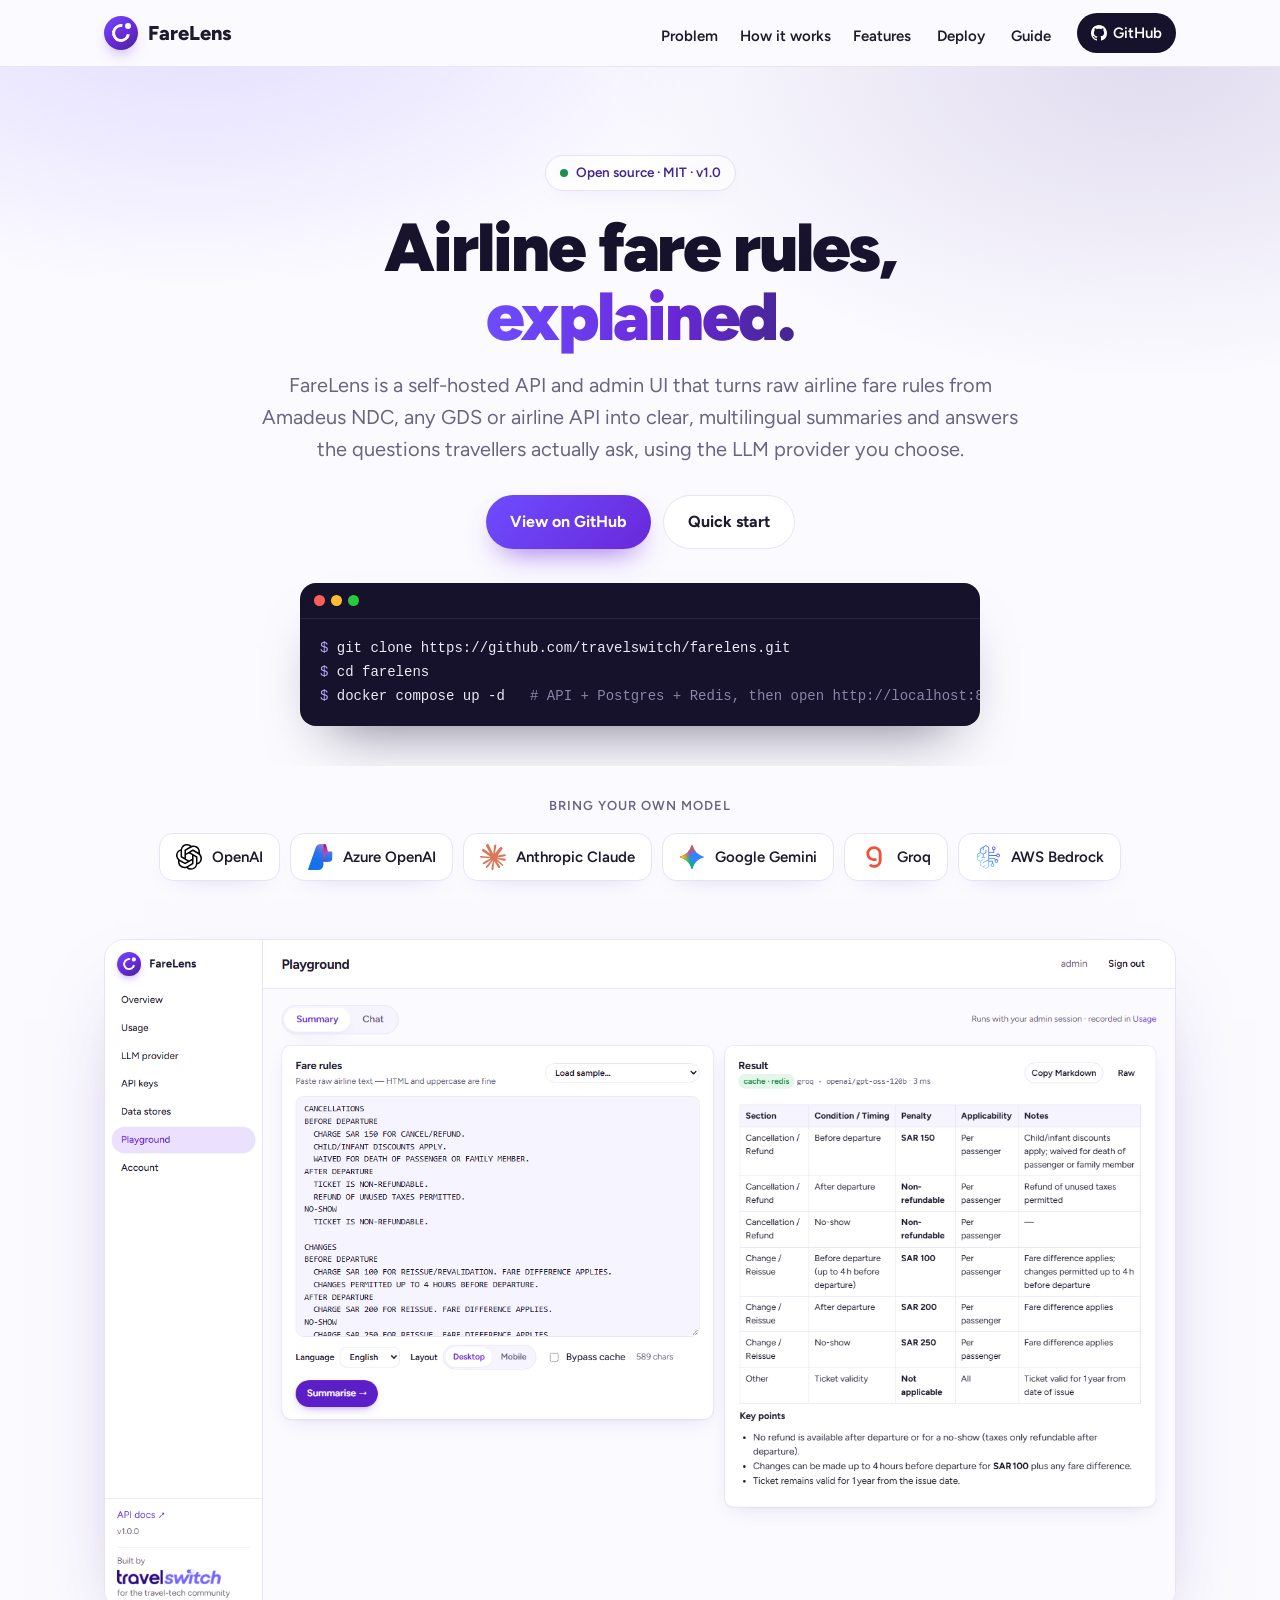
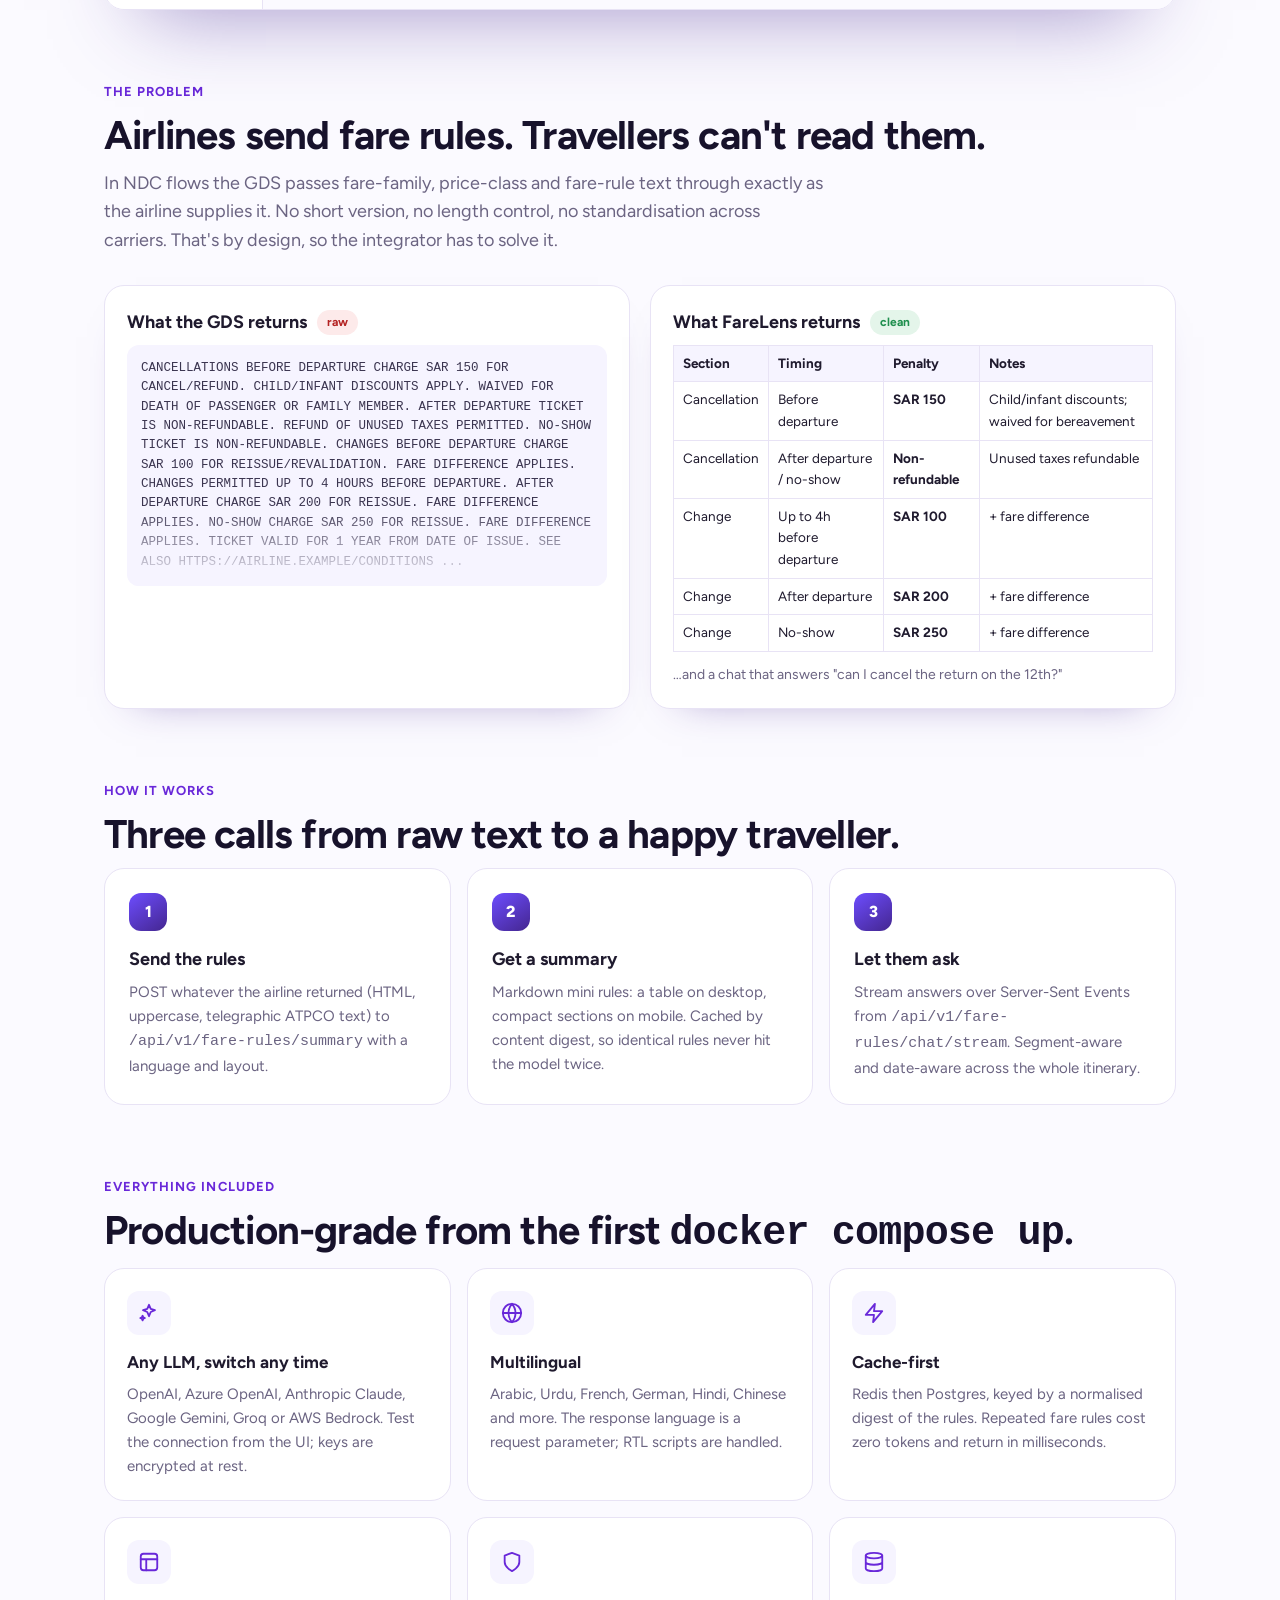
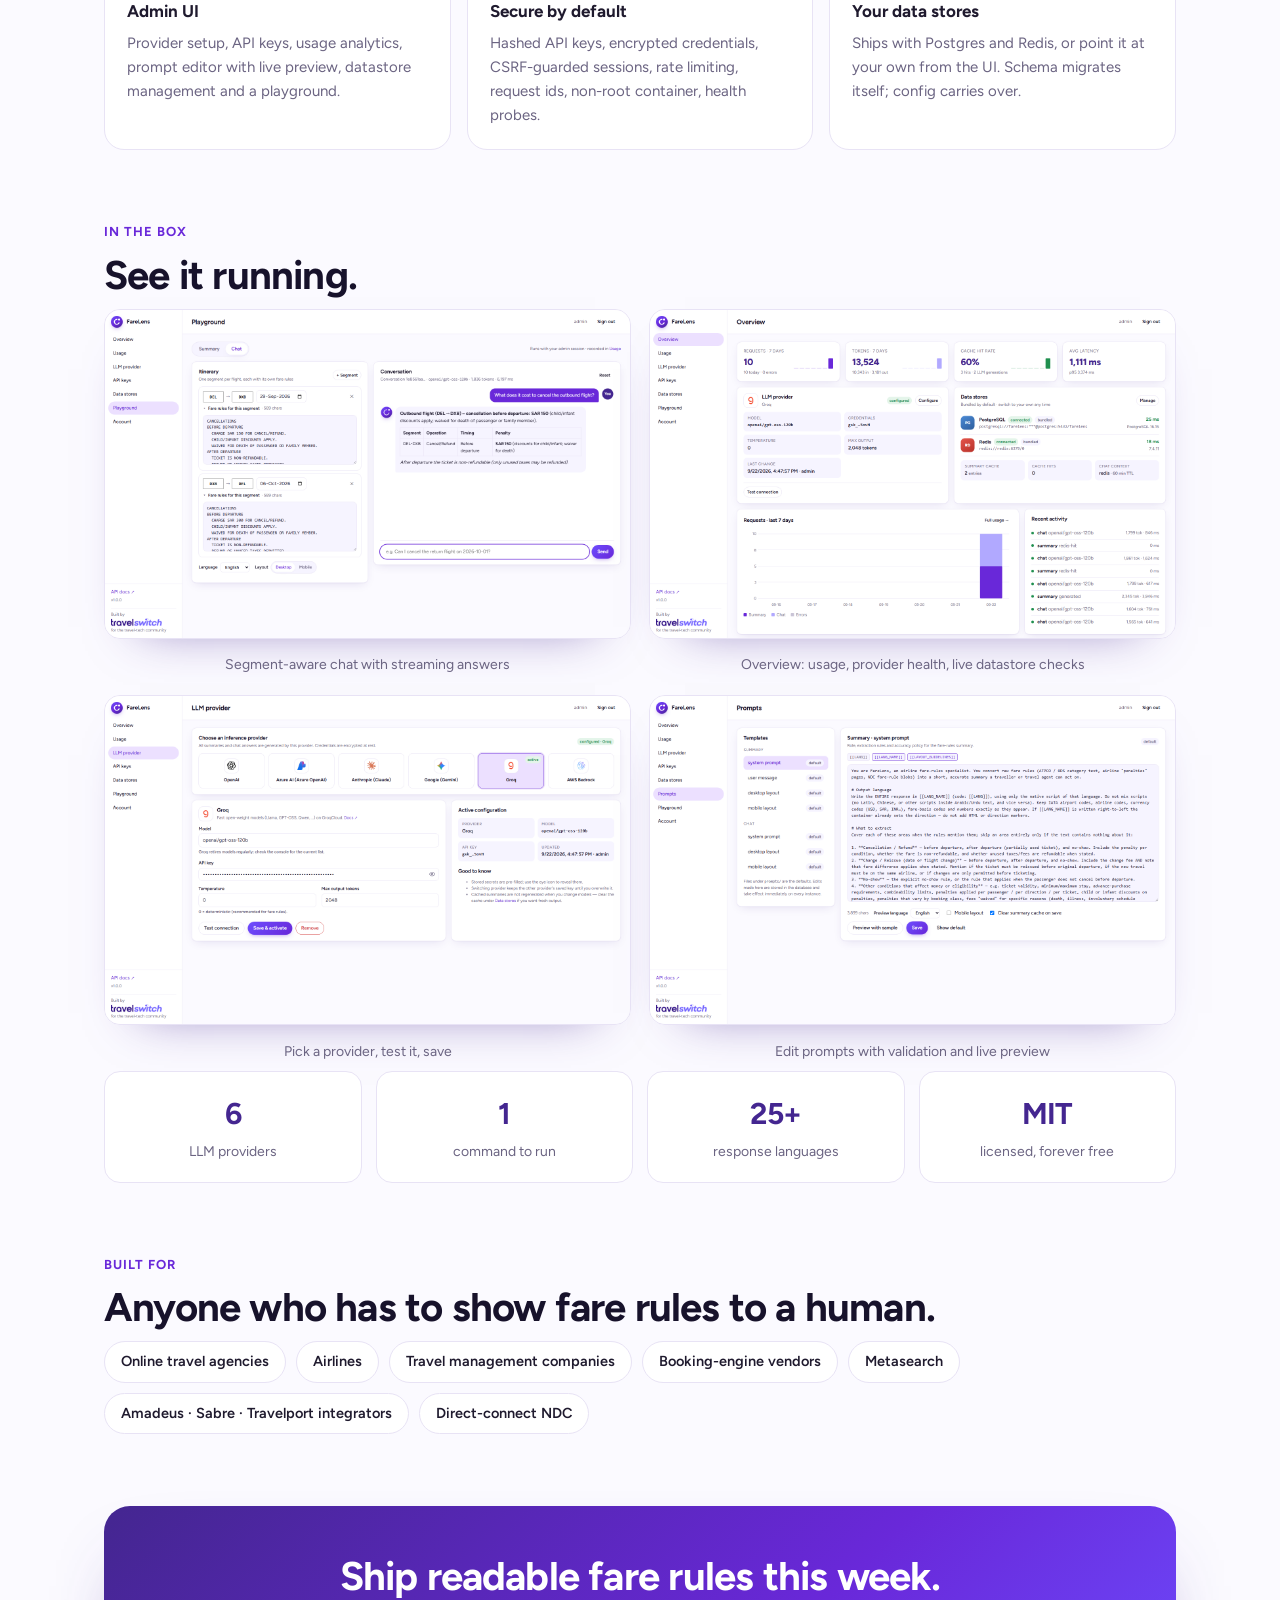
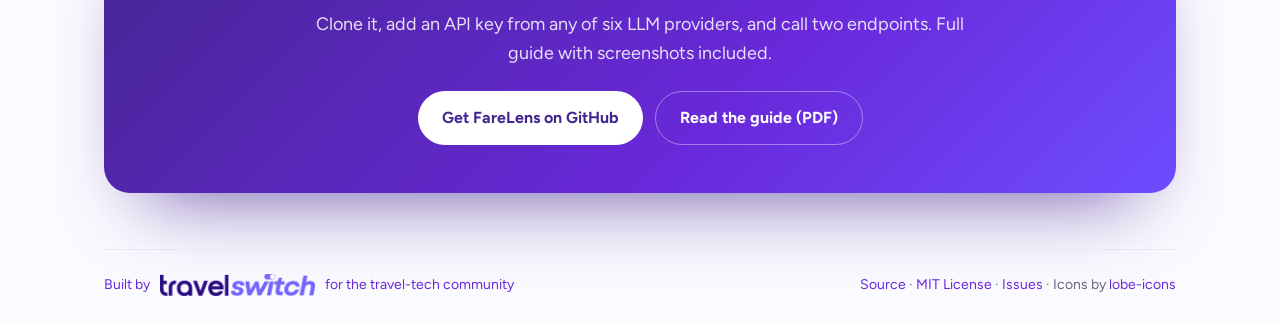
<file: docs/index.html>
<!doctype html>
<html lang="en">
<head>
  <meta charset="utf-8" />
  <meta name="viewport" content="width=device-width, initial-scale=1" />
  <title>FareLens – Open-source airline fare rules summariser &amp; chat API (Amadeus NDC, GDS)</title>
  <meta name="description" content="FareLens is a free, open-source, self-hosted API and admin UI that turns raw airline fare rules (Amadeus NDC, GDS, EDIFACT, airline APIs) into traveller-friendly summaries and answers cancellation, change and no-show questions using your own LLM: OpenAI, Azure OpenAI, Anthropic Claude, Google Gemini, Groq or AWS Bedrock. One docker compose up." />
  <meta name="keywords" content="airline fare rules, fare rules API, fare rules summary, fare rules chat, NDC fare family description, Amadeus NDC, GDS, EDIFACT, ATPCO, cancellation penalty, change fee, no-show, refund rules, OTA, travel tech, travel technology, open source, self-hosted, LLM, FastAPI, OpenAI, Azure OpenAI, Anthropic Claude, Google Gemini, Groq, AWS Bedrock, docker compose, TravelSwitch" />
  <meta name="author" content="TravelSwitch" />
  <meta name="robots" content="index, follow, max-image-preview:large" />
  <link rel="canonical" href="https://travelswitch.github.io/farelens/" />
  <meta name="theme-color" content="#6928d9" />
  <meta property="og:type" content="website" />
  <meta property="og:site_name" content="FareLens" />
  <meta property="og:title" content="FareLens – Airline fare rules, explained. Open-source fare-rules summariser &amp; chat API" />
  <meta property="og:description" content="Turn raw airline fare rules from Amadeus NDC or any GDS into clear, multilingual summaries and Q&amp;A with your own LLM. Self-hosted, MIT licensed, one command to run." />
  <meta property="og:url" content="https://travelswitch.github.io/farelens/" />
  <meta property="og:image" content="https://raw.githubusercontent.com/travelswitch/farelens/main/docs/screenshots/05-playground-summary.png" />
  <meta property="og:image:width" content="1600" />
  <meta property="og:image:height" content="1000" />
  <meta property="og:image:alt" content="FareLens playground showing a fare-rules summary table" />
  <meta property="og:locale" content="en_US" />
  <meta name="twitter:card" content="summary_large_image" />
  <meta name="twitter:title" content="FareLens – Open-source airline fare rules summariser &amp; chat API" />
  <meta name="twitter:description" content="Clear, multilingual fare-rule summaries and Q&amp;A from raw Amadeus NDC / GDS text, using OpenAI, Claude, Gemini, Groq, Azure or Bedrock. Self-hosted, MIT." />
  <meta name="twitter:image" content="https://raw.githubusercontent.com/travelswitch/farelens/main/docs/screenshots/05-playground-summary.png" />
  <link rel="icon" href="data:image/svg+xml,%3Csvg xmlns='http://www.w3.org/2000/svg' viewBox='0 0 32 32'%3E%3Cdefs%3E%3ClinearGradient id='g' x1='0' y1='0' x2='1' y2='1'%3E%3Cstop offset='0' stop-color='%236d4dff'/%3E%3Cstop offset='1' stop-color='%23442690'/%3E%3C/linearGradient%3E%3C/defs%3E%3Ccircle cx='16' cy='16' r='15' fill='url(%23g)'/%3E%3Ccircle cx='16' cy='16' r='7' fill='none' stroke='%23fff' stroke-width='3' stroke-dasharray='33 11' transform='rotate(-35 16 16)'/%3E%3Ccircle cx='23' cy='9' r='2.5' fill='%23fff'/%3E%3C/svg%3E" />
  <link rel="preconnect" href="https://fonts.googleapis.com" />
  <link rel="preconnect" href="https://fonts.gstatic.com" crossorigin />
  <link rel="stylesheet" href="https://fonts.googleapis.com/css2?family=Figtree:wght@400;500;600;700;800;900&display=swap" />
  <script type="application/ld+json">
  {"@context":"https://schema.org","@type":"SoftwareApplication","name":"FareLens","applicationCategory":"DeveloperApplication","applicationSubCategory":"Travel technology / airline fare rules API","operatingSystem":"Docker, Linux, Windows, macOS","softwareVersion":"1.0.0","license":"https://opensource.org/licenses/MIT","isAccessibleForFree":true,"offers":{"@type":"Offer","price":"0","priceCurrency":"USD"},"url":"https://travelswitch.github.io/farelens/","downloadUrl":"https://github.com/travelswitch/farelens","codeRepository":"https://github.com/travelswitch/farelens","programmingLanguage":"Python","description":"Open-source, self-hosted API and admin UI that turns raw airline fare rules (Amadeus NDC, GDS, airline APIs) into traveller-friendly summaries and answers cancellation, change and no-show questions using the operator's own LLM (OpenAI, Azure OpenAI, Anthropic Claude, Google Gemini, Groq, AWS Bedrock).","keywords":"airline fare rules, NDC, Amadeus, GDS, fare rules API, LLM, travel tech, open source","author":{"@type":"Organization","name":"TravelSwitch","url":"https://travelswitch.com"},"publisher":{"@type":"Organization","name":"TravelSwitch","url":"https://travelswitch.com"},"screenshot":"https://raw.githubusercontent.com/travelswitch/farelens/main/docs/screenshots/05-playground-summary.png"}
  </script>
  <style>
    :root{--bg:#fbfaff;--surface:#fff;--surface-2:#f6f4ff;--border:#e8e3f5;--text:#1f1a2e;--muted:#6b6482;--primary:#6928d9;--accent:#6d4dff;--secondary:#442690;--ink:#17122b;--radius:20px}
    *{box-sizing:border-box}html{scroll-behavior:smooth}body{margin:0;font-family:"Figtree",system-ui,-apple-system,"Segoe UI",sans-serif;color:var(--text);background:var(--bg);line-height:1.6;font-size:16px;-webkit-font-smoothing:antialiased}
    a{color:var(--primary);text-decoration:none}a:hover{text-decoration:underline}
    .wrap{max-width:1120px;margin:0 auto;padding:0 24px}
    /* nav */
    .nav{position:sticky;top:0;z-index:10;backdrop-filter:blur(10px);background:rgba(251,250,255,.82);border-bottom:1px solid var(--border)}
    .nav .wrap{display:flex;align-items:center;justify-content:space-between;height:66px}
    .brand{display:flex;align-items:center;gap:10px;font-weight:800;font-size:20px;color:var(--text)}.brand:hover{text-decoration:none}
    .mark{width:34px;height:34px;border-radius:50%;background:linear-gradient(145deg,var(--accent),var(--primary) 55%,var(--secondary));position:relative;box-shadow:0 8px 16px -8px rgba(105,40,217,.7)}
    .mark::before{content:"";position:absolute;inset:8px;border-radius:50%;border:3px solid #fff;border-right-color:transparent;transform:rotate(-35deg)}.mark::after{content:"";position:absolute;width:6px;height:6px;border-radius:50%;background:#fff;right:7px;top:7px}
    .links a{margin-left:22px;font-weight:600;color:var(--text);font-size:15px}.links .gh{display:inline-flex;align-items:center;gap:6px;padding:8px 14px;border-radius:999px;background:var(--ink);color:#fff}.links .gh:hover{text-decoration:none;background:var(--secondary)}
    /* hero */
    .hero{position:relative;overflow:hidden;padding:88px 0 40px;text-align:center}
    .hero::before{content:"";position:absolute;inset:0;background:radial-gradient(900px 480px at 15% -10%,rgba(109,77,255,.18),transparent 60%),radial-gradient(900px 520px at 90% 0%,rgba(68,38,144,.14),transparent 60%);pointer-events:none}
    .badge{display:inline-flex;align-items:center;gap:8px;background:#fff;border:1px solid var(--border);border-radius:999px;padding:6px 14px;font-weight:600;font-size:13.5px;color:var(--secondary);box-shadow:0 8px 24px -16px rgba(68,38,144,.4)}
    .badge i{width:8px;height:8px;border-radius:50%;background:#1f8f4e;display:inline-block}
    h1{font-size:clamp(38px,6vw,68px);line-height:1.02;margin:22px 0 18px;letter-spacing:-.03em;font-weight:900;color:var(--ink)}
    h1 span{background:linear-gradient(90deg,var(--accent),var(--primary) 60%,var(--secondary));-webkit-background-clip:text;background-clip:text;color:transparent}
    .lead{font-size:20px;color:var(--muted);max-width:780px;margin:0 auto 30px}
    .cta{display:flex;gap:12px;justify-content:center;flex-wrap:wrap}
    .btn{display:inline-flex;align-items:center;gap:8px;padding:13px 24px;border-radius:999px;font-weight:700;font-size:16px;transition:transform .15s,box-shadow .15s}.btn:hover{text-decoration:none;transform:translateY(-1px)}
    .btn-primary{background:linear-gradient(135deg,var(--accent),var(--primary));color:#fff;box-shadow:0 14px 30px -14px rgba(105,40,217,.8)}
    .btn-ghost{border:1.5px solid var(--border);color:var(--text);background:#fff}
    .term{margin:34px auto 0;max-width:680px;background:var(--ink);border-radius:16px;box-shadow:0 30px 60px -30px rgba(23,18,43,.6);text-align:left;overflow:hidden}
    .term-bar{display:flex;gap:6px;padding:12px 14px;border-bottom:1px solid rgba(255,255,255,.08)}.term-bar i{width:11px;height:11px;border-radius:50%;background:#3b3550}.term-bar i:first-child{background:#ff5f57}.term-bar i:nth-child(2){background:#febc2e}.term-bar i:nth-child(3){background:#28c840}
    .term pre{margin:0;padding:18px 20px;color:#ece8f6;font:14px/1.7 ui-monospace,SFMono-Regular,Menlo,Consolas,monospace;overflow:auto}.term .c{color:#8b83a8}.term .p{color:#b1a9ff}
    /* providers */
    .providers{padding:30px 0 10px;text-align:center}.providers p{color:var(--muted);font-weight:600;font-size:13px;letter-spacing:.08em;text-transform:uppercase;margin:0 0 16px}
    .logos{display:flex;flex-wrap:wrap;justify-content:center;gap:10px}
    .logo{display:inline-flex;align-items:center;gap:10px;background:#fff;border:1px solid var(--border);border-radius:14px;padding:10px 16px;font-weight:600;font-size:15px;box-shadow:0 10px 24px -20px rgba(68,38,144,.5)}.logo img,.logo svg{width:26px;height:26px}
    /* showcase */
    .showcase{margin:48px auto 0;position:relative}
    .showcase img{display:block;width:100%;border:1px solid var(--border);border-radius:var(--radius);box-shadow:0 40px 80px -40px rgba(68,38,144,.5)}
    /* sections */
    section{padding:72px 0 0}h2{font-size:clamp(28px,3.6vw,40px);line-height:1.1;letter-spacing:-.02em;margin:0 0 12px;color:var(--ink)}.sub{color:var(--muted);font-size:18px;max-width:720px;margin:0 0 30px}
    .eyebrow{color:var(--primary);font-weight:700;letter-spacing:.08em;text-transform:uppercase;font-size:13px;margin:0 0 10px}
    .split{display:grid;grid-template-columns:1fr 1fr;gap:20px;align-items:stretch}
    .panel{background:#fff;border:1px solid var(--border);border-radius:var(--radius);padding:22px;box-shadow:0 20px 40px -32px rgba(68,38,144,.5)}
    .panel h3{margin:0 0 8px;font-size:18px;display:flex;align-items:center;gap:10px}
    .tag{font-size:12px;font-weight:700;padding:3px 10px;border-radius:999px}.tag-bad{background:#fdeaea;color:#b42323}.tag-good{background:#e4f5ea;color:#1f8f4e}
    .raw{font:12.5px/1.55 ui-monospace,Menlo,Consolas,monospace;background:var(--surface-2);border-radius:12px;padding:14px;color:#3b3550;white-space:pre-wrap;word-break:break-word;max-height:270px;overflow:hidden;position:relative}
    .raw::after{content:"";position:absolute;left:0;right:0;bottom:0;height:80px;background:linear-gradient(transparent,var(--surface-2))}
    table.mini{width:100%;border-collapse:collapse;font-size:13.5px}.mini th,.mini td{border:1px solid var(--border);padding:7px 9px;text-align:left;vertical-align:top}.mini th{background:var(--surface-2)}
    .steps{display:grid;grid-template-columns:repeat(3,1fr);gap:16px;counter-reset:s}
    .step{background:#fff;border:1px solid var(--border);border-radius:var(--radius);padding:24px;position:relative}
    .step .n{width:38px;height:38px;border-radius:12px;display:grid;place-items:center;background:linear-gradient(145deg,var(--accent),var(--secondary));color:#fff;font-weight:800;margin-bottom:14px}
    .step h3{margin:0 0 6px;font-size:18px}.step p{margin:0;color:var(--muted);font-size:15px}
    .features{display:grid;grid-template-columns:repeat(3,1fr);gap:16px}
    .feat{background:#fff;border:1px solid var(--border);border-radius:var(--radius);padding:22px;transition:transform .15s,box-shadow .15s}.feat:hover{transform:translateY(-2px);box-shadow:0 24px 40px -30px rgba(68,38,144,.6)}
    .feat .ic{width:44px;height:44px;border-radius:12px;background:var(--surface-2);display:grid;place-items:center;margin-bottom:14px;color:var(--primary)}.feat .ic svg{width:22px;height:22px}
    .feat h3{margin:0 0 6px;font-size:17px}.feat p{margin:0;color:var(--muted);font-size:15px}
    .gallery{display:grid;grid-template-columns:1fr 1fr;gap:18px}.gallery figure{margin:0}.gallery img{width:100%;border:1px solid var(--border);border-radius:16px;box-shadow:0 24px 48px -36px rgba(68,38,144,.6)}.gallery figcaption{color:var(--muted);font-size:14px;margin-top:8px;text-align:center}
    .stats{display:grid;grid-template-columns:repeat(4,1fr);gap:14px;margin-top:8px}.stat{background:#fff;border:1px solid var(--border);border-radius:16px;padding:18px;text-align:center}.stat b{display:block;font-size:30px;color:var(--secondary);letter-spacing:-.02em}.stat span{color:var(--muted);font-size:14px}
    .aud{display:flex;flex-wrap:wrap;gap:10px}.aud span{background:#fff;border:1px solid var(--border);border-radius:999px;padding:8px 16px;font-weight:600;font-size:14.5px}
    .banner{margin-top:72px;background:linear-gradient(135deg,var(--secondary),var(--primary) 60%,var(--accent));border-radius:26px;padding:48px 32px;text-align:center;color:#fff;box-shadow:0 40px 80px -40px rgba(68,38,144,.8)}
    .banner h2{color:#fff}.banner p{color:rgba(255,255,255,.85);font-size:18px;max-width:680px;margin:0 auto 24px}.banner .btn-primary{background:#fff;color:var(--secondary);box-shadow:none}.banner .btn-ghost{border-color:rgba(255,255,255,.4);color:#fff;background:transparent}
    footer{margin:56px 0 36px;padding-top:24px;border-top:1px solid var(--border);display:flex;flex-wrap:wrap;justify-content:space-between;align-items:center;gap:14px;color:var(--muted);font-size:14px}
    footer .by{display:flex;align-items:center;gap:10px}footer .by img{height:22px}
    @media(max-width:900px){.split,.steps,.features,.gallery{grid-template-columns:1fr}.stats{grid-template-columns:1fr 1fr}.links a:not(.gh){display:none}.hero{padding-top:56px}}
  </style>
</head>
<body>
  <div class="nav"><div class="wrap">
    <a class="brand" href="./"><span class="mark" aria-hidden="true"></span>FareLens</a>
    <div class="links">
      <a href="#problem">Problem</a><a href="#how">How it works</a><a href="#features">Features</a>
      <a href="https://github.com/travelswitch/farelens/blob/main/docs/deployment.md">Deploy</a>
      <a href="https://github.com/travelswitch/farelens/raw/main/docs/FareLens.pdf">Guide</a>
      <a class="gh" href="https://github.com/travelswitch/farelens"><svg width="16" height="16" viewBox="0 0 16 16" fill="currentColor" aria-hidden="true"><path d="M8 0C3.58 0 0 3.58 0 8c0 3.54 2.29 6.53 5.47 7.59.4.07.55-.17.55-.38 0-.19-.01-.82-.01-1.49-2.01.37-2.53-.49-2.69-.94-.09-.23-.48-.94-.82-1.13-.28-.15-.68-.52-.01-.53.63-.01 1.08.58 1.23.82.72 1.21 1.87.87 2.33.66.07-.52.28-.87.51-1.07-1.78-.2-3.64-.89-3.64-3.95 0-.87.31-1.59.82-2.15-.08-.2-.36-1.02.08-2.12 0 0 .67-.21 2.2.82.64-.18 1.32-.27 2-.27.68 0 1.36.09 2 .27 1.53-1.04 2.2-.82 2.2-.82.44 1.1.16 1.92.08 2.12.51.56.82 1.27.82 2.15 0 3.07-1.87 3.75-3.65 3.95.29.25.54.73.54 1.48 0 1.07-.01 1.93-.01 2.2 0 .21.15.46.55.38A8.013 8.013 0 0016 8c0-4.42-3.58-8-8-8z"/></svg>GitHub</a>
    </div>
  </div></div>

  <section class="hero"><div class="wrap">
    <span class="badge"><i></i>Open source · MIT · v1.0</span>
    <h1>Airline fare rules,<br/><span>explained.</span></h1>
    <p class="lead">FareLens is a self-hosted API and admin UI that turns raw airline fare rules from Amadeus NDC, any GDS or airline API into clear, multilingual summaries and answers the questions travellers actually ask, using the LLM provider you choose.</p>
    <div class="cta">
      <a class="btn btn-primary" href="https://github.com/travelswitch/farelens">View on GitHub</a>
      <a class="btn btn-ghost" href="https://github.com/travelswitch/farelens#quick-start">Quick start</a>
    </div>
    <div class="term"><div class="term-bar"><i></i><i></i><i></i></div><pre><span class="p">$</span> git clone https://github.com/travelswitch/farelens.git
<span class="p">$</span> cd farelens
<span class="p">$</span> docker compose up -d   <span class="c"># API + Postgres + Redis, then open http://localhost:8000</span></pre></div>
  </div></section>

  <div class="providers"><div class="wrap">
    <p>Bring your own model</p>
    <div class="logos">
      <span class="logo"><img src="assets/icons/openai.svg" alt="" />OpenAI</span>
      <span class="logo"><img src="assets/icons/azureai-color.svg" alt="" />Azure OpenAI</span>
      <span class="logo"><img src="assets/icons/claude-color.svg" alt="" />Anthropic Claude</span>
      <span class="logo"><img src="assets/icons/gemini-color.svg" alt="" />Google Gemini</span>
      <span class="logo"><svg viewBox="0 0 24 24" fill="#f55036" aria-hidden="true"><path d="M12.036 2c-3.853-.035-7 3-7.036 6.781-.035 3.782 3.055 6.872 6.908 6.907h2.42v-2.566h-2.292c-2.407.028-4.38-1.866-4.408-4.23-.029-2.362 1.901-4.298 4.308-4.326h.1c2.407 0 4.358 1.915 4.365 4.278v6.305c0 2.342-1.944 4.25-4.323 4.279a4.375 4.375 0 01-3.033-1.252l-1.851 1.818A7 7 0 0012.029 22h.092c3.803-.056 6.858-3.083 6.879-6.816v-6.5C18.907 4.963 15.817 2 12.036 2z"/></svg>Groq</span>
      <span class="logo"><img src="assets/icons/bedrock-color.svg" alt="" />AWS Bedrock</span>
    </div>
  </div></div>

  <div class="wrap showcase"><img src="screenshots/05-playground-summary.png" alt="FareLens playground: raw airline fare rules on the left, a clean summary table with cancellation, change and no-show penalties on the right" loading="eager" /></div>

  <section id="problem"><div class="wrap">
    <p class="eyebrow">The problem</p>
    <h2>Airlines send fare rules. Travellers can't read them.</h2>
    <p class="sub">In NDC flows the GDS passes fare-family, price-class and fare-rule text through exactly as the airline supplies it. No short version, no length control, no standardisation across carriers. That's by design, so the integrator has to solve it.</p>
    <div class="split">
      <div class="panel"><h3>What the GDS returns <span class="tag tag-bad">raw</span></h3>
        <div class="raw">CANCELLATIONS BEFORE DEPARTURE CHARGE SAR 150 FOR CANCEL/REFUND. CHILD/INFANT DISCOUNTS APPLY. WAIVED FOR DEATH OF PASSENGER OR FAMILY MEMBER. AFTER DEPARTURE TICKET IS NON-REFUNDABLE. REFUND OF UNUSED TAXES PERMITTED. NO-SHOW TICKET IS NON-REFUNDABLE. CHANGES BEFORE DEPARTURE CHARGE SAR 100 FOR REISSUE/REVALIDATION. FARE DIFFERENCE APPLIES. CHANGES PERMITTED UP TO 4 HOURS BEFORE DEPARTURE. AFTER DEPARTURE CHARGE SAR 200 FOR REISSUE. FARE DIFFERENCE APPLIES. NO-SHOW CHARGE SAR 250 FOR REISSUE. FARE DIFFERENCE APPLIES. TICKET VALID FOR 1 YEAR FROM DATE OF ISSUE. SEE ALSO HTTPS://AIRLINE.EXAMPLE/CONDITIONS ...</div></div>
      <div class="panel"><h3>What FareLens returns <span class="tag tag-good">clean</span></h3>
        <table class="mini"><thead><tr><th>Section</th><th>Timing</th><th>Penalty</th><th>Notes</th></tr></thead><tbody>
          <tr><td>Cancellation</td><td>Before departure</td><td><b>SAR 150</b></td><td>Child/infant discounts; waived for bereavement</td></tr>
          <tr><td>Cancellation</td><td>After departure / no-show</td><td><b>Non-refundable</b></td><td>Unused taxes refundable</td></tr>
          <tr><td>Change</td><td>Up to 4h before departure</td><td><b>SAR 100</b></td><td>+ fare difference</td></tr>
          <tr><td>Change</td><td>After departure</td><td><b>SAR 200</b></td><td>+ fare difference</td></tr>
          <tr><td>Change</td><td>No-show</td><td><b>SAR 250</b></td><td>+ fare difference</td></tr>
        </tbody></table>
        <p style="margin:12px 0 0;color:var(--muted);font-size:14px">…and a chat that answers "can I cancel the return on the 12th?"</p></div>
    </div>
  </div></section>

  <section id="how"><div class="wrap">
    <p class="eyebrow">How it works</p>
    <h2>Three calls from raw text to a happy traveller.</h2>
    <div class="steps">
      <div class="step"><div class="n">1</div><h3>Send the rules</h3><p>POST whatever the airline returned (HTML, uppercase, telegraphic ATPCO text) to <code>/api/v1/fare-rules/summary</code> with a language and layout.</p></div>
      <div class="step"><div class="n">2</div><h3>Get a summary</h3><p>Markdown mini rules: a table on desktop, compact sections on mobile. Cached by content digest, so identical rules never hit the model twice.</p></div>
      <div class="step"><div class="n">3</div><h3>Let them ask</h3><p>Stream answers over Server-Sent Events from <code>/api/v1/fare-rules/chat/stream</code>. Segment-aware and date-aware across the whole itinerary.</p></div>
    </div>
  </div></section>

  <section id="features"><div class="wrap">
    <p class="eyebrow">Everything included</p>
    <h2>Production-grade from the first <code>docker compose up</code>.</h2>
    <div class="features">
      <div class="feat"><div class="ic"><svg viewBox="0 0 24 24" fill="none" stroke="currentColor" stroke-width="2" stroke-linecap="round" stroke-linejoin="round"><path d="M12 3l1.9 4.6L18.5 9l-4.6 1.9L12 15.5l-1.9-4.6L5.5 9l4.6-1.4z"/><path d="M5 19l.8 1.7L7.5 21.5l-1.7.8L5 24l-.8-1.7L2.5 21.5l1.7-.8z" transform="translate(0,-4)"/></svg></div><h3>Any LLM, switch any time</h3><p>OpenAI, Azure OpenAI, Anthropic Claude, Google Gemini, Groq or AWS Bedrock. Test the connection from the UI; keys are encrypted at rest.</p></div>
      <div class="feat"><div class="ic"><svg viewBox="0 0 24 24" fill="none" stroke="currentColor" stroke-width="2" stroke-linecap="round" stroke-linejoin="round"><circle cx="12" cy="12" r="10"/><path d="M2 12h20M12 2a15 15 0 010 20M12 2a15 15 0 000 20"/></svg></div><h3>Multilingual</h3><p>Arabic, Urdu, French, German, Hindi, Chinese and more. The response language is a request parameter; RTL scripts are handled.</p></div>
      <div class="feat"><div class="ic"><svg viewBox="0 0 24 24" fill="none" stroke="currentColor" stroke-width="2" stroke-linecap="round" stroke-linejoin="round"><path d="M13 2L3 14h9l-1 8 10-12h-9z"/></svg></div><h3>Cache-first</h3><p>Redis then Postgres, keyed by a normalised digest of the rules. Repeated fare rules cost zero tokens and return in milliseconds.</p></div>
      <div class="feat"><div class="ic"><svg viewBox="0 0 24 24" fill="none" stroke="currentColor" stroke-width="2" stroke-linecap="round" stroke-linejoin="round"><rect x="3" y="3" width="18" height="18" rx="3"/><path d="M3 9h18M9 21V9"/></svg></div><h3>Admin UI</h3><p>Provider setup, API keys, usage analytics, prompt editor with live preview, datastore management and a playground.</p></div>
      <div class="feat"><div class="ic"><svg viewBox="0 0 24 24" fill="none" stroke="currentColor" stroke-width="2" stroke-linecap="round" stroke-linejoin="round"><path d="M12 22s8-4 8-10V5l-8-3-8 3v7c0 6 8 10 8 10z"/></svg></div><h3>Secure by default</h3><p>Hashed API keys, encrypted credentials, CSRF-guarded sessions, rate limiting, request ids, non-root container, health probes.</p></div>
      <div class="feat"><div class="ic"><svg viewBox="0 0 24 24" fill="none" stroke="currentColor" stroke-width="2" stroke-linecap="round" stroke-linejoin="round"><ellipse cx="12" cy="5" rx="9" ry="3"/><path d="M21 12c0 1.7-4 3-9 3s-9-1.3-9-3M3 5v14c0 1.7 4 3 9 3s9-1.3 9-3V5"/></svg></div><h3>Your data stores</h3><p>Ships with Postgres and Redis, or point it at your own from the UI. Schema migrates itself; config carries over.</p></div>
    </div>
  </div></section>

  <section><div class="wrap">
    <p class="eyebrow">In the box</p>
    <h2>See it running.</h2>
    <div class="gallery">
      <figure><img src="screenshots/06-playground-chat.png" alt="FareLens chat over a two-segment itinerary" loading="lazy" /><figcaption>Segment-aware chat with streaming answers</figcaption></figure>
      <figure><img src="screenshots/02-overview.png" alt="FareLens overview dashboard" loading="lazy" /><figcaption>Overview: usage, provider health, live datastore checks</figcaption></figure>
      <figure><img src="screenshots/03-llm-provider.png" alt="FareLens LLM provider picker" loading="lazy" /><figcaption>Pick a provider, test it, save</figcaption></figure>
      <figure><img src="screenshots/09-prompts.png" alt="FareLens prompt editor" loading="lazy" /><figcaption>Edit prompts with validation and live preview</figcaption></figure>
    </div>
    <div class="stats">
      <div class="stat"><b>6</b><span>LLM providers</span></div>
      <div class="stat"><b>1</b><span>command to run</span></div>
      <div class="stat"><b>25+</b><span>response languages</span></div>
      <div class="stat"><b>MIT</b><span>licensed, forever free</span></div>
    </div>
  </div></section>

  <section><div class="wrap">
    <p class="eyebrow">Built for</p>
    <h2>Anyone who has to show fare rules to a human.</h2>
    <div class="aud"><span>Online travel agencies</span><span>Airlines</span><span>Travel management companies</span><span>Booking-engine vendors</span><span>Metasearch</span><span>Amadeus · Sabre · Travelport integrators</span><span>Direct-connect NDC</span></div>
    <div class="banner">
      <h2>Ship readable fare rules this week.</h2>
      <p>Clone it, add an API key from any of six LLM providers, and call two endpoints. Full guide with screenshots included.</p>
      <div class="cta"><a class="btn btn-primary" href="https://github.com/travelswitch/farelens">Get FareLens on GitHub</a><a class="btn btn-ghost" href="https://github.com/travelswitch/farelens/raw/main/docs/FareLens.pdf">Read the guide (PDF)</a></div>
    </div>
    <footer>
      <a class="by" href="https://travelswitch.com" target="_blank" rel="noopener"><span>Built by</span><img src="assets/travelswitch-logo.png" alt="TravelSwitch" /><span>for the travel-tech community</span></a>
      <span><a href="https://github.com/travelswitch/farelens">Source</a> · <a href="https://github.com/travelswitch/farelens/blob/main/LICENSE">MIT License</a> · <a href="https://github.com/travelswitch/farelens/issues">Issues</a> · Icons by <a href="https://github.com/lobehub/lobe-icons">lobe-icons</a></span>
    </footer>
  </div></section>
</body>
</html>
</file>
